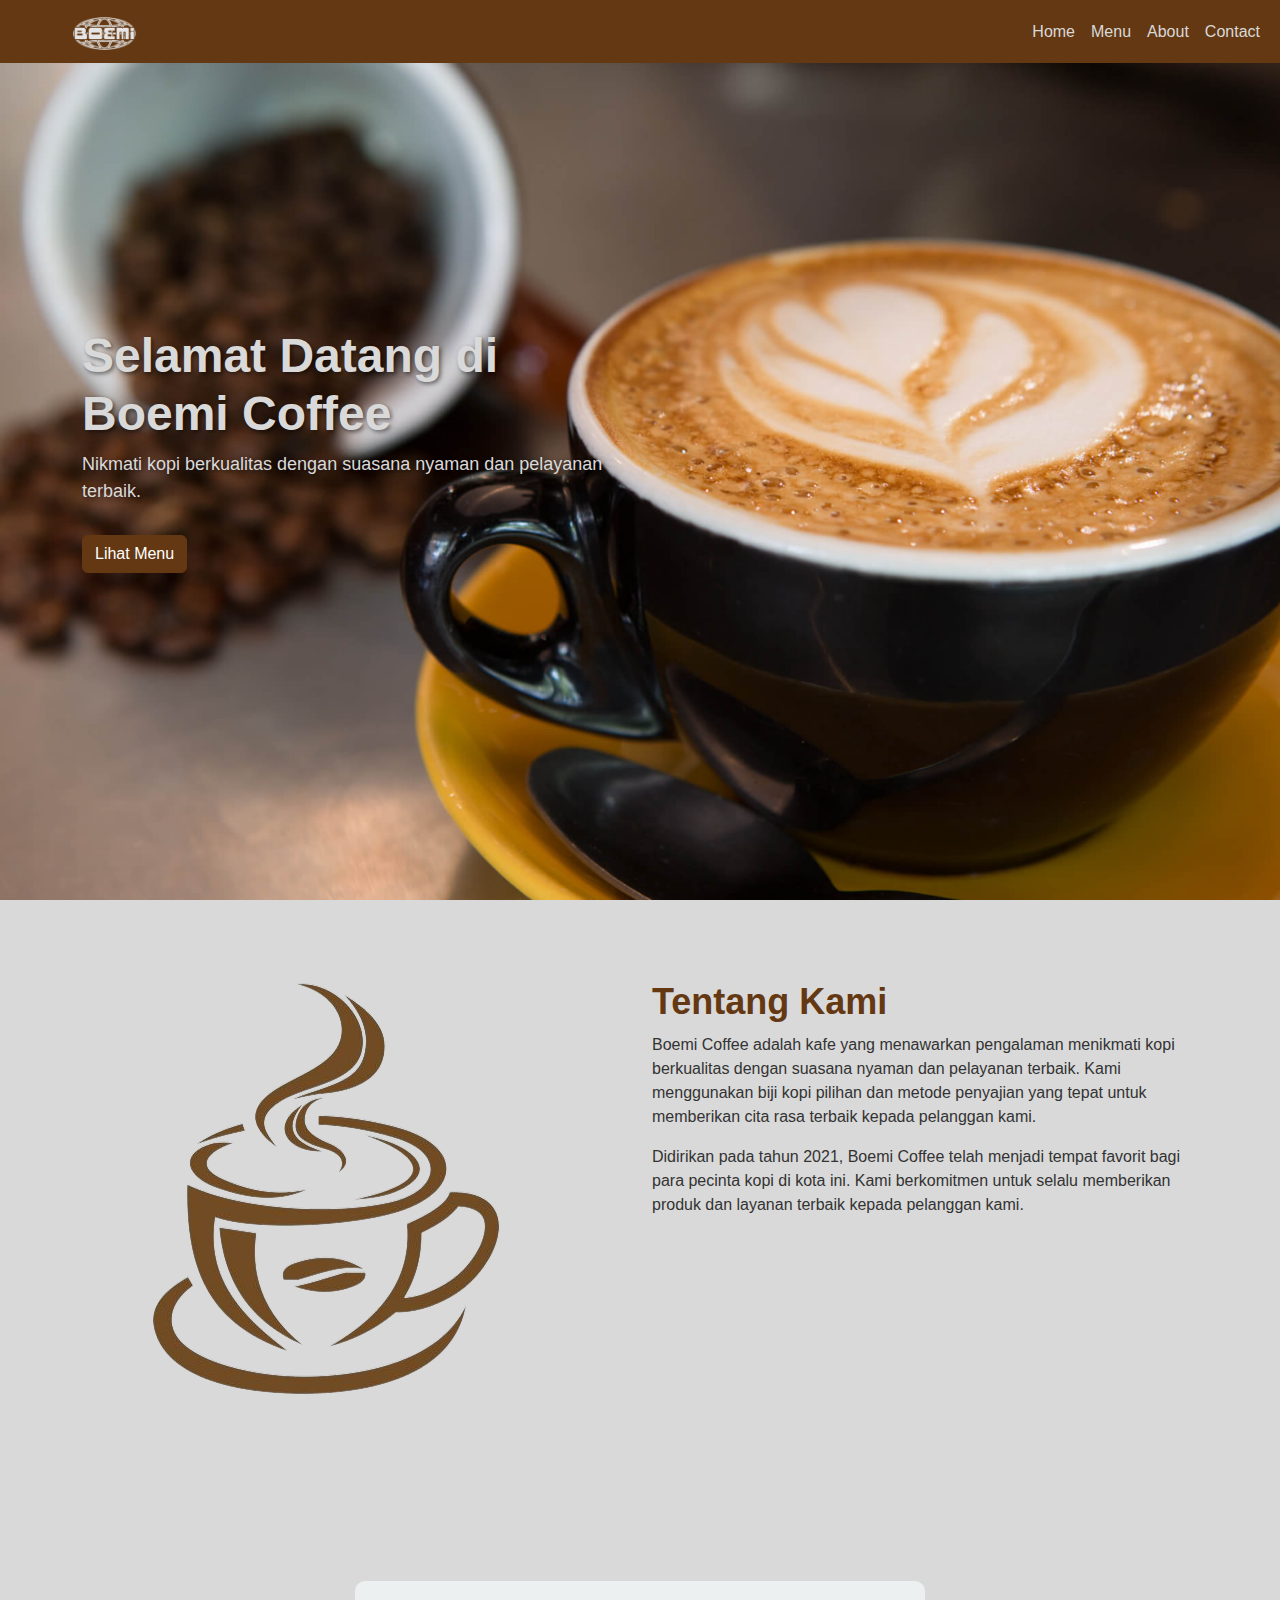
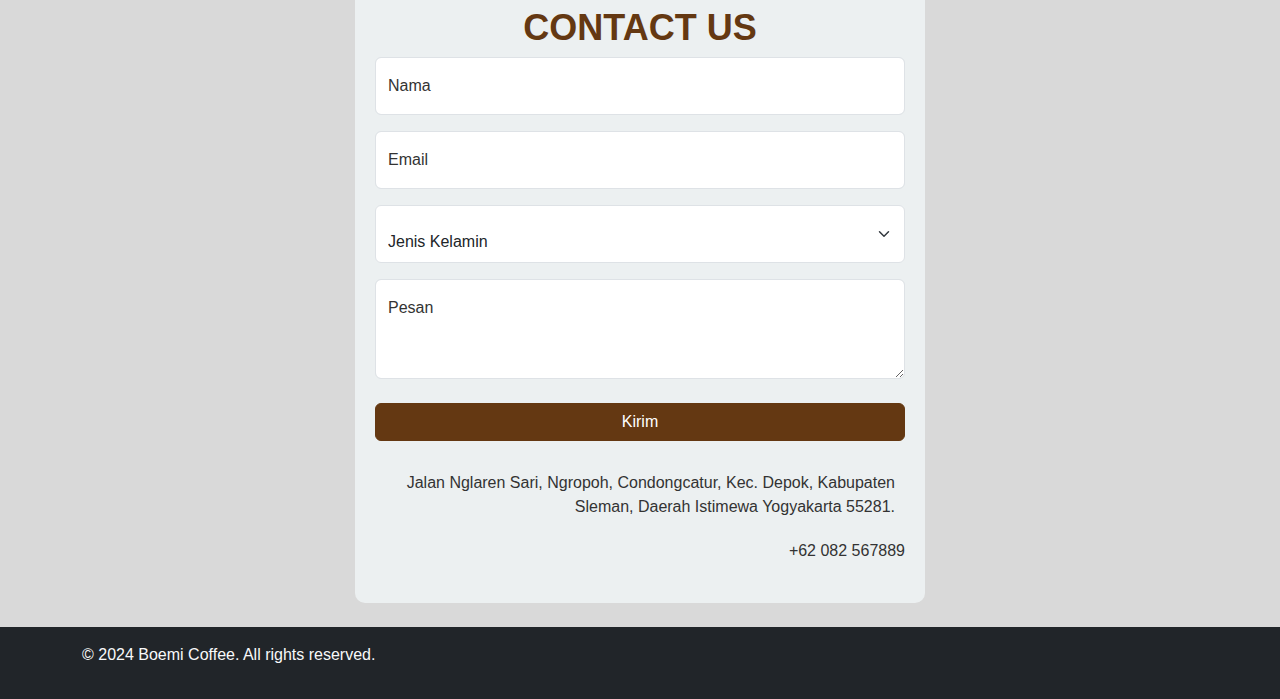
<file: index.html>
<!DOCTYPE html>
<html lang="en">
<head>
  <meta charset="UTF-8">
  <meta name="viewport" content="width=device-width, initial-scale=1.0">
  <title>Boemi Coffee</title>
  <link rel="icon" href="./assets/img/logo.png" type="image/x-icon">
  <link rel="stylesheet" href="https://cdn.jsdelivr.net/npm/bootstrap@5.3.0/dist/css/bootstrap.min.css">
  <link rel="stylesheet" href="https://cdnjs.cloudflare.com/ajax/libs/font-awesome/6.2.0/css/all.min.css" integrity="sha512-xh6O/CkQoPOWDdYTDqeRdPCVd1SpvCA9XXcUnZS2FmJNp1coAFzvtCN9BmamE+4aHK8yyUHUSCcJHgXloTyT2A==" crossorigin="anonymous" referrerpolicy="no-referrer" />
  <link rel="stylesheet" href="styles.css">
  <script src="https://code.jquery.com/jquery-3.6.0.min.js"></script>
  <script src="script.js"></script>
</head>
<body>
  <!-- Navbar -->
  <nav class="navbar fixed-top navbar-expand-lg">
    <div class="container-fluid">
      <a class="navbar-brand logo" href="#">
        <img src="assets/img/logo.png" alt="Logo" class="d-inline-block align-text-top" height="30">
      </a>
      <button class="navbar-toggler" id="navbarnav" type="button" data-bs-toggle="collapse" data-bs-target="#navbarToggler" aria-controls="navbarToggler" aria-expanded="false" aria-label="Toggle navigation">
        <span class="navbar-toggler-icon"></span>
      </button>
      <div class="collapse navbar-collapse" id="navbarToggler">
        <ul class="navbar-nav ms-auto mb-2 mb-lg-0">
          <li class="nav-item">
            <a class="nav-link active" aria-current="page" href="#">Home</a>
          </li>
          <li class="nav-item">
            <a class="nav-link" href="menu.html">Menu</a>
          </li>
          <li class="nav-item">
            <a class="nav-link" href="index.html#about">About</a>
          </li>
          <li class="nav-item">
            <a class="nav-link" href="index.html#contact">Contact</a>
          </li>
        </ul>
      </div>
    </div>
  </nav>

  <!-- Hero Section -->
  <section class="hero" style="background-image: url('assets/img/hero.png');">
    <div class="container">
      <div class="row">
        <div class="col-md-6">
          <h1>Selamat Datang di Boemi Coffee</h1>
          <p>Nikmati kopi berkualitas dengan suasana nyaman dan pelayanan terbaik.</p>
          <a href="menu.html" class="btn btn-primary">Lihat Menu</a>
        </div>
      </div>
    </div>
  </section>

  <!-- About Section -->
  <section class="about" id="about">
    <div class="container">
      <div class="row">
        <div class="col-md-6">
          <img src="assets/img/about.png" alt="About" class="img-fluid">
        </div>
        <div class="col-md-6">
          <h2>Tentang Kami</h2>
          <p>Boemi Coffee adalah kafe yang menawarkan pengalaman menikmati kopi berkualitas dengan suasana nyaman dan pelayanan terbaik. Kami menggunakan biji kopi pilihan dan metode penyajian yang tepat untuk memberikan cita rasa terbaik kepada pelanggan kami.</p>
          <p>Didirikan pada tahun 2021, Boemi Coffee telah menjadi tempat favorit bagi para pecinta kopi di kota ini. Kami berkomitmen untuk selalu memberikan produk dan layanan terbaik kepada pelanggan kami.</p>
        </div>
      </div>
    </div>
  </section>

    <!-- Contact -->
    <section id="contact" class="contact">
      <div class="container mt-5 pt-5">
        <div class="row">
            <div class="col-md-6 offset-md-3 silver-container d-flex flex-column">
                <h2 style="text-align: center;">CONTACT US</h2>
                <form id="contactForm" class="needs-validation" onsubmit="return validateForm()">
                    <div class="form-floating mb-3">
                        <input type="text" class="form-control" id="floatingInput" placeholder="name">
                        <label for="floatingInput">Nama</label>
                        <div class="invalid-feedback">
                    
                        </div>
                    </div>
                    <div class="form-floating mb-3">
                        <input type="email" class="form-control" id="floatingEmail" placeholder="name@example.com">
                        <label for="floatingEmail">Email</label>
                        <div class="invalid-feedback">
                        
                        </div>
                    </div>
                    <div class="form-floating mb-3">
                        <select class="form-select" id="genderSelect" aria-label="Jenis Kelamin">
                            <option selected disabled>Jenis Kelamin</option>
                            <option value="male">Laki-laki</option>
                            <option value="female">Perempuan</option>
                        
                        </select>
                        <label for="genderSelect"></label>
                        <div class="invalid-feedback">
                            Silakan pilih jenis kelamin.
                        </div>
                    </div>
                    <div class="form-floating">
                        <textarea class="form-control" placeholder="Leave a comment here" id="floatingTextarea2" style="height: 100px"></textarea>
                        <label for="floatingTextarea2">Pesan</label>
                        <div class="invalid-feedback">                           
                        </div>
                    </div><br>
                    <button type="submit" class="btn btn-success" id="btnContact">Kirim</button>
                </form>
                <p style="margin-right: 10px; margin-top: 30px; text-align: right;">Jalan Nglaren Sari, Ngropoh, Condongcatur, Kec. Depok, Kabupaten Sleman, Daerah Istimewa Yogyakarta 55281.</p>
                <p style="text-align: right;">+62 082 567889</p>
                <div style="text-align: right;">
                    <a href="https://www.youtube.com/"><i class="fa-brands fa-youtube"></i></a>
                    <a href="https://www.instagram.com/boemi.coffee/"><i class="fa-brands fa-square-instagram"></i></a>
                    <a href="https://www.facebook.com/"><i class="fa-brands fa-facebook"></i></a>
                    <a href="https://www.twitter.com/"><i class="fa-brands fa-twitter"></i></a>
                </div>
            </div>
        </div>
    </div><br>
    <script src="https://cdn.jsdelivr.net/npm/bootstrap@5.3.3/dist/js/bootstrap.bundle.min.js" integrity="sha384-YvpcrYf0tY3lHB60NNkmXc5s9fDVZLESaAA55NDzOxhy9GkcIdslK1eN7N6jIeHz" crossorigin="anonymous"></script>
    </section>

  <!-- Footer -->
  <footer class="bg-dark text-light py-3" id="footer">
    <div class="container">
      <div class="row">
        <div class="col-md-6">
          <p>&copy; 2024 Boemi Coffee. All rights reserved.</p>
        </div>
        <div class="col-md-6 text-end" id="sosmed">
          <a href="https://www.youtube.com/" class="text-light me-3"><i class="fab fa-youtube"></i></a>
          <a href="https://www.instagram.com/boemi.coffee/" class="text-light me-3"><i class="fab fa-instagram"></i></a>
          <a href="https://www.facebook.com/" class="text-light me-3"><i class="fab fa-facebook"></i></a>
          <a href="https://www.twitter.com/" class="text-light me-3"><i class="fab fa-twitter"></i></a>
        </div>
      </div>
    </div>
  </footer>

  <script src="https://cdn.jsdelivr.net/npm/bootstrap@5.3.0/dist/js/bootstrap.bundle.min.js"></script>
</body>
</html>
</file>
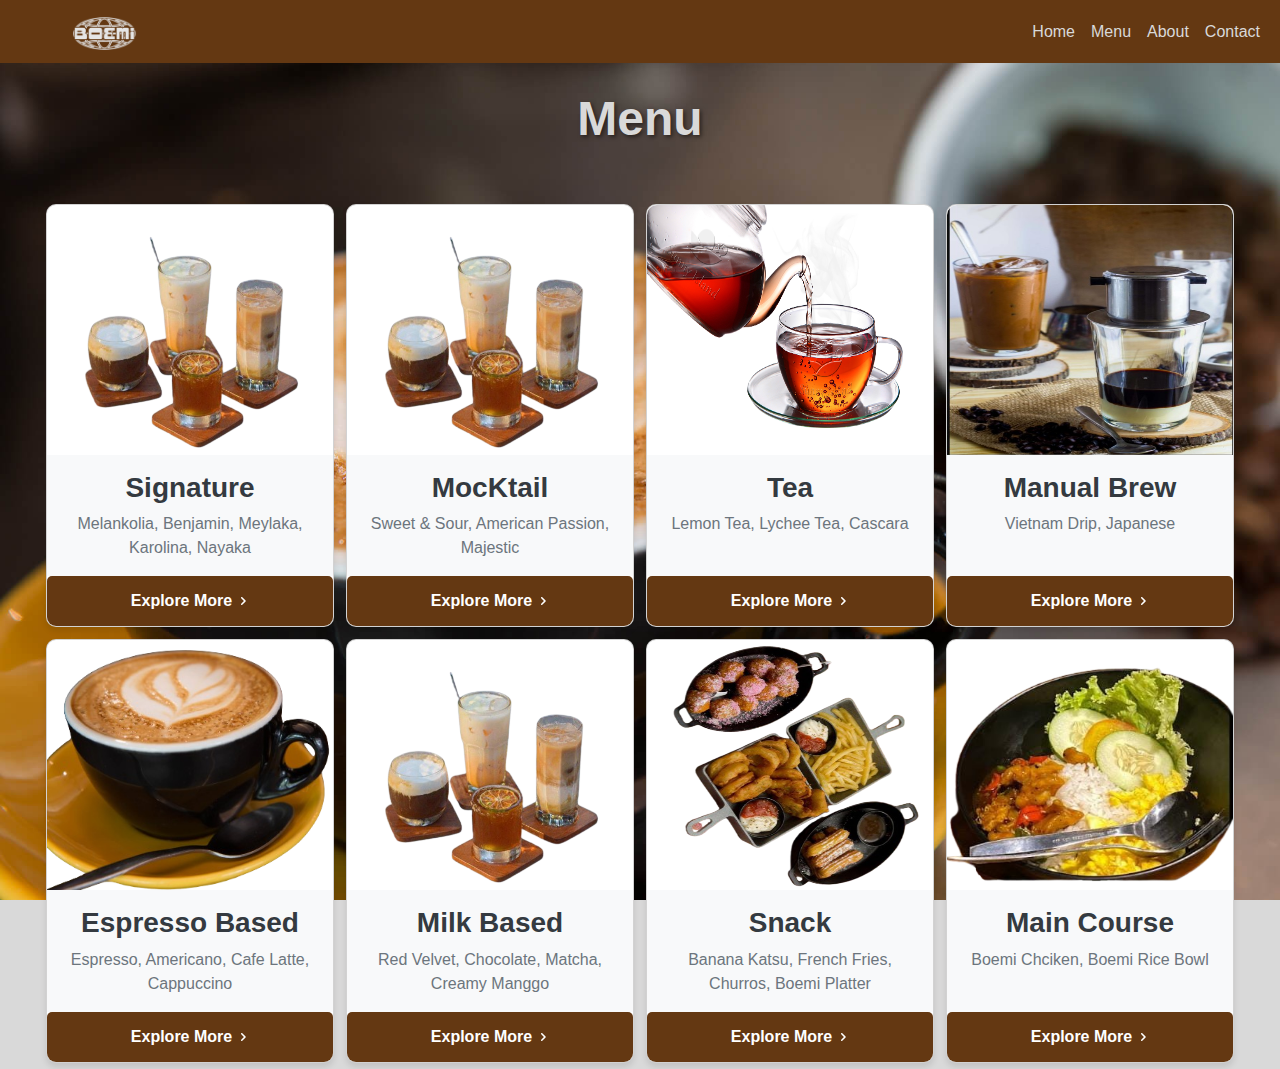
<file: menu.html>
<!DOCTYPE html>
<html lang="en">
<head>
    <meta charset="UTF-8">
    <meta name="viewport" content="width=device-width, initial-scale=1.0">
    <title>Boemi Coffee</title>
    <link rel="icon" href="./assets/img/logo.png" type="image/x-icon">
    <link href="https://cdn.jsdelivr.net/npm/bootstrap@5.3.3/dist/css/bootstrap.min.css" rel="stylesheet" integrity="sha384-QWTKZyjpPEjISv5WaRU9OFeRpok6YctnYmDr5pNlyT2bRjXh0JMhjY6hW+ALEwIH" crossorigin="anonymous">
    <link rel="stylesheet" href="styles.css">
</head>
<body id="bodyMenu">
    <script src="https://cdn.jsdelivr.net/npm/bootstrap@5.3.3/dist/js/bootstrap.bundle.min.js" integrity="sha384-YvpcrYf0tY3lHB60NNkmXc5s9fDVZLESaAA55NDzOxhy9GkcIdslK1eN7N6jIeHz" crossorigin="anonymous"></script>
    <!-- Navbar -->
    <nav class="navbar fixed-top navbar-expand-lg">
      <div class="container-fluid">
        <a class="navbar-brand logo" href="#">
          <img src="assets/img/logo.png" alt="Logo" class="d-inline-block align-text-top" height="30">
        </a>
        <button class="navbar-toggler" type="button" data-bs-toggle="collapse" data-bs-target="#navbarToggler" aria-controls="navbarToggler" aria-expanded="false" aria-label="Toggle navigation">
          <span class="navbar-toggler-icon"></span>
        </button>
        <div class="collapse navbar-collapse" id="navbarToggler">
          <ul class="navbar-nav ms-auto mb-2 mb-lg-0">
            <li class="nav-item">
              <a class="nav-link active" aria-current="page" href="index.html">Home</a>
            </li>
            <li class="nav-item">
              <a class="nav-link" href="menu.html">Menu</a>
            </li>
            <li class="nav-item">
              <a class="nav-link" href="index.html#about">About</a>
            </li>
            <li class="nav-item">
              <a class="nav-link" href="index.html#contact">Contact</a>
            </li>
          </ul>
        </div>
      </div>
    </nav>
    <!-- End Navbar -->
    <div class="content-menu">
        <h1><b>Menu</b></h1>
        <div class="atur-card">
          <div class="card">
            <img src="assets/img/minuman.png" class="card-img-top" alt="...">
            <div class="card-body">
                <h3 class="card-title">Signature</h3>
                <p class="card-text">Melankolia, Benjamin, Meylaka, Karolina, Nayaka</p>
            </div>
            <a href="#" class="btn btn-secondary" data-bs-toggle="modal" data-bs-target="#exampleModalToggle">Explore More
              <svg xmlns="http://www.w3.org/2000/svg" viewBox="0 0 12 12" width="12" height="12">
                <path d="M4.7 10c-.2 0-.4-.1-.5-.2-.3-.3-.3-.8 0-1.1L6.9 6 4.2 3.3c-.3-.3-.3-.8 0-1.1.3-.3.8-.3 1.1 0l3.3 3.2c.3.3.3.8 0 1.1L5.3 9.7c-.2.2-.4.3-.6.3Z" fill="white"></path>
              </svg>
            </a>
            <div class="modal fade" id="exampleModalToggle" aria-hidden="true" aria-labelledby="exampleModalToggleLabel" tabindex="-1">
              <div class="modal-dialog modal-dialog-centered modal-dialog-scrollable">
                <div class="modal-content">
                  <div class="modal-header">
                    <h1 class="modal-title fs-5" id="exampleModalToggleLabel">Signature</h1>
                    <button type="button" class="btn-close" data-bs-dismiss="modal" aria-label="Close"></button>
                  </div>
                  <div class="modal-body">
                    <div class="accordion accordion-flush" id="accordionFlushExample">
                        <div class="accordion-item">
                          <h2 class="accordion-header">
                            <button class="accordion-button collapsed" type="button" data-bs-toggle="collapse" data-bs-target="#flush-collapseOne" aria-expanded="false" aria-controls="flush-collapseOne">
                              Melankolia
                            </button>
                          </h2>
                          <div id="flush-collapseOne" class="accordion-collapse collapse" data-bs-parent="#accordionFlushExample">
                            <div class="accordion-body">
                              <span class="namaMakanan">Espresso with home made melon</span> 
                              <span class="harga">Rp 20.000</span>
                            </div>
                          </div>
                        </div>
                        <div class="accordion-item">
                          <h2 class="accordion-header">
                            <button class="accordion-button collapsed" type="button" data-bs-toggle="collapse" data-bs-target="#flush-collapseTwo" aria-expanded="false" aria-controls="flush-collapseTwo">
                              Benjamin
                            </button>
                          </h2>
                          <div id="flush-collapseTwo" class="accordion-collapse collapse" data-bs-parent="#accordionFlushExample">
                            <div class="accordion-body">
                              <span class="namaMakanan">Espresso with classic flavor</span> 
                              <span class="harga">Rp 20.000</span>
                            </div>
                          </div>
                        </div>
                        <div class="accordion-item">
                          <h2 class="accordion-header">
                            <button class="accordion-button collapsed" type="button" data-bs-toggle="collapse" data-bs-target="#flush-collapseThree" aria-expanded="false" aria-controls="flush-collapseThree">
                              Meylaka
                            </button>
                          </h2>
                          <div id="flush-collapseThree" class="accordion-collapse collapse" data-bs-parent="#accordionFlushExample">
                            <div class="accordion-body">
                              <span class="namaMakanan">Espresso with home made blueberry</span> 
                              <span class="harga">Rp 20.000</span>
                            </div>
                          </div>
                        </div>
                        <div class="accordion-item">
                          <h2 class="accordion-header">
                            <button class="accordion-button collapsed" type="button" data-bs-toggle="collapse" data-bs-target="#flush-collapseFour" aria-expanded="false" aria-controls="flush-collapseFour">
                              Karolina
                            </button>
                          </h2>
                          <div id="flush-collapseFour" class="accordion-collapse collapse" data-bs-parent="#accordionFlushExample">
                            <div class="accordion-body">
                              <span class="namaMakanan">Espresso with home made aren sugar</span> 
                              <span class="harga">Rp 18.000</span>
                            </div>
                          </div>
                        </div>
                        <div class="accordion-item">
                          <h2 class="accordion-header">
                            <button class="accordion-button collapsed" type="button" data-bs-toggle="collapse" data-bs-target="#flush-collapseFive" aria-expanded="false" aria-controls="flush-collapseFive">
                              Nayaka
                            </button>
                          </h2>
                          <div id="flush-collapseFive" class="accordion-collapse collapse" data-bs-parent="#accordionFlushExample">
                            <div class="accordion-body">
                              <span class="namaMakanan">Espresso with caramel heaven</span> 
                              <span class="harga">Rp 20.000</span>
                            </div>
                           </div>
                        </div>
                      </div>
                    </div>
                    <div class="modal-footer">
                      <a href="menu.html" class="btn">
                        <svg xmlns="http://www.w3.org/2000/svg" viewBox="0 0 16 16" width="16" height="16"><path d="M7.78 12.53a.75.75 0 0 1-1.06 0L2.47 8.28a.75.75 0 0 1 0-1.06l4.25-4.25a.751.751 0 0 1 1.042.018.751.751 0 0 1 .018 1.042L4.81 7h7.44a.75.75 0 0 1 0 1.5H4.81l2.97 2.97a.75.75 0 0 1 0 1.06Z"></path></svg>Back
                      </a>
                    </div>
                  </div>
                </div>
              </div>
            </div>
            <div class="card">
                <img src="assets/img/minuman.png" class="card-img-top" alt="...">
                <div class="card-body">
                    <h3 class="card-title">MocKtail</h3>
                    <p class="card-text">Sweet & Sour, American Passion, Majestic</p>
                </div>
                <a href="#" class="btn btn-secondary" data-bs-target="#exampleModalToggle1" data-bs-toggle="modal">Explore More
                  <svg xmlns="http://www.w3.org/2000/svg" viewBox="0 0 12 12" width="12" height="12">
                    <path d="M4.7 10c-.2 0-.4-.1-.5-.2-.3-.3-.3-.8 0-1.1L6.9 6 4.2 3.3c-.3-.3-.3-.8 0-1.1.3-.3.8-.3 1.1 0l3.3 3.2c.3.3.3.8 0 1.1L5.3 9.7c-.2.2-.4.3-.6.3Z" fill="white"></path>
                  </svg>
                </a>
                <!-- Modal -->
                <div class="modal fade" id="exampleModalToggle1" aria-hidden="true" aria-labelledby="exampleModalToggleLabel1" tabindex="-1">
                    <div class="modal-dialog modal-dialog-centered">
                      <div class="modal-content">
                        <div class="modal-header">
                          <h1 class="modal-title fs-5" id="exampleModalToggleLabel1">Mocktail</h1>
                          <button type="button" class="btn-close" data-bs-dismiss="modal" aria-label="Close"></button>
                        </div>
                        <div class="modal-body">
                            <div class="accordion accordion-flush" id="accordionFlushExample1">
                                <div class="accordion-item">
                                  <h2 class="accordion-header">
                                    <button class="accordion-button collapsed" type="button" data-bs-toggle="collapse" data-bs-target="#flush-collapseOne1" aria-expanded="false" aria-controls="flush-collapseOne1">
                                      Sweet & Sour
                                    </button>
                                  </h2>
                                  <div id="flush-collapseOne1" class="accordion-collapse collapse" data-bs-parent="#accordionFlushExample1">
                                    <div class="accordion-body">
                                      <span class="namaMakanan">Fermentation of spice and fruit</span> 
                                      <span class="harga">Rp 25.000</span>
                                    </div>
                                  </div>
                                </div>
                                <div class="accordion-item">
                                  <h2 class="accordion-header">
                                    <button class="accordion-button collapsed" type="button" data-bs-toggle="collapse" data-bs-target="#flush-collapseTwo1" aria-expanded="false" aria-controls="flush-collapseTwo1">
                                      American Passion
                                    </button>
                                  </h2>
                                  <div id="flush-collapseTwo1" class="accordion-collapse collapse" data-bs-parent="#accordionFlushExample1">
                                    <div class="accordion-body">
                                      <span class="namaMakanan">Coffe mocktail with creamy sweet foam</span> 
                                      <span class="harga">Rp 25.000</span>
                                    </div>
                                  </div>
                                </div>
                                <div class="accordion-item">
                                  <h2 class="accordion-header">
                                    <button class="accordion-button collapsed" type="button" data-bs-toggle="collapse" data-bs-target="#flush-collapseThree1" aria-expanded="false" aria-controls="flush-collapseThree1">
                                      Majestic
                                    </button>
                                  </h2>
                                  <div id="flush-collapseThree1" class="accordion-collapse collapse" data-bs-parent="#accordionFlushExample1">
                                    <div class="accordion-body">
                                      <span class="namaMakanan">Sparking Coffee mocktail with fresh manggo sensation</span> 
                                      <span class="harga">Rp 25.000</span>
                                    </div>
                                  </div>
                                </div>
                            </div>
                        </div>
                        <div class="modal-footer">
                          <a href="menu.html" class="btn">
                            <svg xmlns="http://www.w3.org/2000/svg" viewBox="0 0 16 16" width="16" height="16"><path d="M7.78 12.53a.75.75 0 0 1-1.06 0L2.47 8.28a.75.75 0 0 1 0-1.06l4.25-4.25a.751.751 0 0 1 1.042.018.751.751 0 0 1 .018 1.042L4.81 7h7.44a.75.75 0 0 1 0 1.5H4.81l2.97 2.97a.75.75 0 0 1 0 1.06Z"></path></svg>Back
                        </a>
                        </div>
                      </div>
                    </div>
                  </div>
            </div>
            <div class="card">
                <img src="assets/img/teaa.png" class="card-img-top" alt="...">
                <div class="card-body">
                    <h3 class="card-title">Tea</h3>
                    <p class="card-text">Lemon Tea, Lychee Tea, Cascara</p>
                </div>
                <a href="#" class="btn btn-secondary" data-bs-target="#exampleModalToggle2" data-bs-toggle="modal">Explore More
                  <svg xmlns="http://www.w3.org/2000/svg" viewBox="0 0 12 12" width="12" height="12">
                    <path d="M4.7 10c-.2 0-.4-.1-.5-.2-.3-.3-.3-.8 0-1.1L6.9 6 4.2 3.3c-.3-.3-.3-.8 0-1.1.3-.3.8-.3 1.1 0l3.3 3.2c.3.3.3.8 0 1.1L5.3 9.7c-.2.2-.4.3-.6.3Z" fill="white"></path>
                  </svg>
                </a>
                <!-- Modal -->
                <div class="modal fade" id="exampleModalToggle2" aria-hidden="true" aria-labelledby="exampleModalToggleLabel2" tabindex="-1">
                    <div class="modal-dialog modal-dialog-centered">
                      <div class="modal-content">
                        <div class="modal-header">
                          <h1 class="modal-title fs-5" id="exampleModalToggleLabel2">Tea</h1>
                          <button type="button" class="btn-close" data-bs-dismiss="modal" aria-label="Close"></button>
                        </div>
                        <div class="modal-body">
                            <div class="accordion accordion-flush" id="accordionFlushExample2">
                                <div class="accordion-item">
                                  <h2 class="accordion-header">
                                    <button class="accordion-button collapsed" type="button" data-bs-toggle="collapse" data-bs-target="#flush-collapseOne2" aria-expanded="false" aria-controls="flush-collapseOne2">
                                        Lemon Tea
                                    </button>
                                  </h2>
                                  <div id="flush-collapseOne2" class="accordion-collapse collapse" data-bs-parent="#accordionFlushExample2">
                                    <div class="accordion-body">
                                      <span class="namaMakanan">Lemon tea ask our barista</span> 
                                      <span class="harga">Rp 15.000</span>
                                    </div>
                                  </div>
                                </div>
                                <div class="accordion-item">
                                  <h2 class="accordion-header">
                                    <button class="accordion-button collapsed" type="button" data-bs-toggle="collapse" data-bs-target="#flush-collapseTwo2" aria-expanded="false" aria-controls="flush-collapseTwo2">
                                      Lychee Tea
                                    </button>
                                  </h2>
                                  <div id="flush-collapseTwo2" class="accordion-collapse collapse" data-bs-parent="#accordionFlushExample2">
                                    <div class="accordion-body">
                                      <span class="namaMakanan">Lychee tea ask our barista</span> 
                                      <span class="harga">Rp 20.000</span>
                                    </div>
                                  </div>
                                </div>
                                <div class="accordion-item">
                                  <h2 class="accordion-header">
                                    <button class="accordion-button collapsed" type="button" data-bs-toggle="collapse" data-bs-target="#flush-collapseThree2" aria-expanded="false" aria-controls="flush-collapseThree2">
                                      Cascara
                                    </button>
                                  </h2>
                                  <div id="flush-collapseThree2" class="accordion-collapse collapse" data-bs-parent="#accordionFlushExample2">
                                    <div class="accordion-body">
                                      <span class="namaMakanan">Cascara ask our barista</span> 
                                      <span class="harga">Rp 23.000</span>
                                    </div>
                                  </div>
                                </div>
                            </div>
                        </div>
                        <div class="modal-footer">
                          <a href="menu.html" class="btn">
                            <svg xmlns="http://www.w3.org/2000/svg" viewBox="0 0 16 16" width="16" height="16"><path d="M7.78 12.53a.75.75 0 0 1-1.06 0L2.47 8.28a.75.75 0 0 1 0-1.06l4.25-4.25a.751.751 0 0 1 1.042.018.751.751 0 0 1 .018 1.042L4.81 7h7.44a.75.75 0 0 1 0 1.5H4.81l2.97 2.97a.75.75 0 0 1 0 1.06Z"></path></svg>Back
                        </a>
                        </div>
                      </div>
                    </div>
                  </div>
            </div>
            <div class="card">
                <img src="assets/img/vietnam.jpg" class="card-img-top" alt="...">
                <div class="card-body">
                    <h3 class="card-title">Manual Brew</h3>
                    <p class="card-text">Vietnam Drip, Japanese</p>
                </div>
                <a href="#" class="btn btn-secondary" data-bs-target="#exampleModalToggle3" data-bs-toggle="modal">Explore More
                  <svg xmlns="http://www.w3.org/2000/svg" viewBox="0 0 12 12" width="12" height="12">
                    <path d="M4.7 10c-.2 0-.4-.1-.5-.2-.3-.3-.3-.8 0-1.1L6.9 6 4.2 3.3c-.3-.3-.3-.8 0-1.1.3-.3.8-.3 1.1 0l3.3 3.2c.3.3.3.8 0 1.1L5.3 9.7c-.2.2-.4.3-.6.3Z" fill="white"></path>
                  </svg>
                </a>
                <!-- Modal -->
                <div class="modal fade" id="exampleModalToggle3" aria-hidden="true" aria-labelledby="exampleModalToggleLabel3" tabindex="-1">
                    <div class="modal-dialog modal-dialog-centered">
                      <div class="modal-content">
                        <div class="modal-header">
                          <h1 class="modal-title fs-5" id="exampleModalToggleLabel3">Manual Brew</h1>
                          <button type="button" class="btn-close" data-bs-dismiss="modal" aria-label="Close"></button>
                        </div>
                        <div class="modal-body">
                            <div class="accordion accordion-flush" id="accordionFlushExample3">
                                <div class="accordion-item">
                                  <h2 class="accordion-header">
                                    <button class="accordion-button collapsed" type="button" data-bs-toggle="collapse" data-bs-target="#flush-collapseOne3" aria-expanded="false" aria-controls="flush-collapseOne3">
                                      Vietnam Drip
                                    </button>
                                  </h2>
                                  <div id="flush-collapseOne3" class="accordion-collapse collapse" data-bs-parent="#accordionFlushExample3">
                                    <div class="accordion-body">
                                      <span class="namaMakanan">Vietnam Drip ask our barista</span> 
                                      <span class="harga">Rp 20.000</span>
                                    </div>
                                  </div>
                                </div>
                                <div class="accordion-item">
                                  <h2 class="accordion-header">
                                    <button class="accordion-button collapsed" type="button" data-bs-toggle="collapse" data-bs-target="#flush-collapseTwo3" aria-expanded="false" aria-controls="flush-collapseTwo3">
                                      Japanese
                                    </button>
                                  </h2>
                                  <div id="flush-collapseTwo3" class="accordion-collapse collapse" data-bs-parent="#accordionFlushExample3">
                                    <div class="accordion-body">
                                      <span class="namaMakanan">Japanese ask our barista</span> 
                                      <span class="harga">Rp 22.000</span>
                                    </div>
                                  </div>
                                </div>
                            </div>
                        </div>
                        <div class="modal-footer">
                          <a href="menu.html" class="btn">
                            <svg xmlns="http://www.w3.org/2000/svg" viewBox="0 0 16 16" width="16" height="16"><path d="M7.78 12.53a.75.75 0 0 1-1.06 0L2.47 8.28a.75.75 0 0 1 0-1.06l4.25-4.25a.751.751 0 0 1 1.042.018.751.751 0 0 1 .018 1.042L4.81 7h7.44a.75.75 0 0 1 0 1.5H4.81l2.97 2.97a.75.75 0 0 1 0 1.06Z"></path></svg>Back
                        </a>
                        </div>
                      </div>
                    </div>
                  </div>
            </div>
            <div class="card">
                <img src="assets/img/coffe_latte-removebg-preview.png" class="card-img-top" alt="...">
                <div class="card-body">
                    <h3 class="card-title">Espresso Based</h3>
                    <p class="card-text">Espresso, Americano, Cafe Latte, Cappuccino</p>
                </div>
                <a href="#" class="btn btn-secondary" data-bs-target="#exampleModalToggle4" data-bs-toggle="modal">Explore More
                  <svg xmlns="http://www.w3.org/2000/svg" viewBox="0 0 12 12" width="12" height="12">
                    <path d="M4.7 10c-.2 0-.4-.1-.5-.2-.3-.3-.3-.8 0-1.1L6.9 6 4.2 3.3c-.3-.3-.3-.8 0-1.1.3-.3.8-.3 1.1 0l3.3 3.2c.3.3.3.8 0 1.1L5.3 9.7c-.2.2-.4.3-.6.3Z" fill="white"></path>
                  </svg>
                </a>
                <!-- Modal -->
                <div class="modal fade" id="exampleModalToggle4" aria-hidden="true" aria-labelledby="exampleModalToggleLabel4" tabindex="-1">
                    <div class="modal-dialog modal-dialog-centered">
                      <div class="modal-content">
                        <div class="modal-header">
                          <h1 class="modal-title fs-5" id="exampleModalToggleLabel4">Espresso Based</h1>
                          <button type="button" class="btn-close" data-bs-dismiss="modal" aria-label="Close"></button>
                        </div>
                        <div class="modal-body">
                            <div class="accordion accordion-flush" id="accordionFlushExample4">
                                <div class="accordion-item">
                                  <h2 class="accordion-header">
                                    <button class="accordion-button collapsed" type="button" data-bs-toggle="collapse" data-bs-target="#flush-collapseOne4" aria-expanded="false" aria-controls="flush-collapseOne4">
                                      Espresso
                                    </button>
                                  </h2>
                                  <div id="flush-collapseOne4" class="accordion-collapse collapse" data-bs-parent="#accordionFlushExample4">
                                    <div class="accordion-body">
                                      <span class="namaMakanan">Espresso ask our barista</span> 
                                      <span class="harga">Rp 15.000</span>
                                    </div>
                                  </div>
                                </div>
                                <div class="accordion-item">
                                  <h2 class="accordion-header">
                                    <button class="accordion-button collapsed" type="button" data-bs-toggle="collapse" data-bs-target="#flush-collapseTwo4" aria-expanded="false" aria-controls="flush-collapseTwo4">
                                      Americano
                                    </button>
                                  </h2>
                                  <div id="flush-collapseTwo4" class="accordion-collapse collapse" data-bs-parent="#accordionFlushExample4">
                                    <div class="accordion-body">
                                      <span class="namaMakanan">Americano ask our barista</span> 
                                      <span class="harga">Rp 18.000</span>
                                    </div>
                                  </div>
                                </div>
                                <div class="accordion-item">
                                  <h2 class="accordion-header">
                                    <button class="accordion-button collapsed" type="button" data-bs-toggle="collapse" data-bs-target="#flush-collapseThree4" aria-expanded="false" aria-controls="flush-collapseThree4">
                                      Cafe Latte
                                    </button>
                                  </h2>
                                  <div id="flush-collapseThree4" class="accordion-collapse collapse" data-bs-parent="#accordionFlushExample4">
                                    <div class="accordion-body">
                                      <span class="namaMakanan">Cafe Latte ask our barista</span> 
                                      <span class="harga">Rp 20.000</span>
                                    </div>
                                  </div>
                                </div>
                                <div class="accordion-item">
                                  <h2 class="accordion-header">
                                    <button class="accordion-button collapsed" type="button" data-bs-toggle="collapse" data-bs-target="#flush-collapseFour4" aria-expanded="false" aria-controls="flush-collapseFour4">
                                      Cappuccino
                                    </button>
                                  </h2>
                                  <div id="flush-collapseFour4" class="accordion-collapse collapse" data-bs-parent="#accordionFlushExample4">
                                    <div class="accordion-body">
                                      <span class="namaMakanan">Cappuccino ask our barista</span> 
                                      <span class="harga">Rp 20.000</span>
                                    </div>
                                  </div>
                                </div>
                            </div>
                        </div>
                        <div class="modal-footer">
                          <a href="menu.html" class="btn">
                            <svg xmlns="http://www.w3.org/2000/svg" viewBox="0 0 16 16" width="16" height="16"><path d="M7.78 12.53a.75.75 0 0 1-1.06 0L2.47 8.28a.75.75 0 0 1 0-1.06l4.25-4.25a.751.751 0 0 1 1.042.018.751.751 0 0 1 .018 1.042L4.81 7h7.44a.75.75 0 0 1 0 1.5H4.81l2.97 2.97a.75.75 0 0 1 0 1.06Z"></path></svg>Back
                        </a>
                        </div>
                      </div>
                    </div>
                  </div>
            </div>
            <div class="card">
                <img src="assets/img/minuman.png" class="card-img-top" alt="...">
                <div class="card-body">
                    <h3 class="card-title">Milk Based</h3>
                    <p class="card-text">Red Velvet, Chocolate, Matcha, Creamy Manggo</p>
                </div>
                <a href="#" class="btn btn-secondary" data-bs-target="#exampleModalToggle5" data-bs-toggle="modal">Explore More
                  <svg xmlns="http://www.w3.org/2000/svg" viewBox="0 0 12 12" width="12" height="12">
                    <path d="M4.7 10c-.2 0-.4-.1-.5-.2-.3-.3-.3-.8 0-1.1L6.9 6 4.2 3.3c-.3-.3-.3-.8 0-1.1.3-.3.8-.3 1.1 0l3.3 3.2c.3.3.3.8 0 1.1L5.3 9.7c-.2.2-.4.3-.6.3Z" fill="white"></path>
                  </svg>
                </a>
                <!-- Modal -->
                <div class="modal fade" id="exampleModalToggle5" aria-hidden="true" aria-labelledby="exampleModalToggleLabel5" tabindex="-1">
                    <div class="modal-dialog modal-dialog-centered">
                      <div class="modal-content">
                        <div class="modal-header">
                          <h1 class="modal-title fs-5" id="exampleModalToggleLabel5">Milk Based</h1>
                          <button type="button" class="btn-close" data-bs-dismiss="modal" aria-label="Close"></button>
                        </div>
                        <div class="modal-body">
                            <div class="accordion accordion-flush" id="accordionFlushExample5">
                                <div class="accordion-item">
                                  <h2 class="accordion-header">
                                    <button class="accordion-button collapsed" type="button" data-bs-toggle="collapse" data-bs-target="#flush-collapseTwo5" aria-expanded="false" aria-controls="flush-collapseTwo5">
                                      Red Velvet
                                    </button>
                                  </h2>
                                  <div id="flush-collapseTwo5" class="accordion-collapse collapse" data-bs-parent="#accordionFlushExample5">
                                    <div class="accordion-body">
                                      <span class="namaMakanan">Red Velvet ask our barista</span> 
                                      <span class="harga">Rp 23.000</span>
                                    </div>
                                  </div>
                                </div>
                                <div class="accordion-item">
                                  <h2 class="accordion-header">
                                    <button class="accordion-button collapsed" type="button" data-bs-toggle="collapse" data-bs-target="#flush-collapseThree5" aria-expanded="false" aria-controls="flush-collapseThree5">
                                      Chocolate
                                    </button>
                                  </h2>
                                  <div id="flush-collapseThree5" class="accordion-collapse collapse" data-bs-parent="#accordionFlushExample5">
                                    <div class="accordion-body">
                                      <span class="namaMakanan">Chocolate ask our barista</span> 
                                      <span class="harga">Rp 23.000</span>
                                    </div>
                                  </div>
                                </div>
                                <div class="accordion-item">
                                  <h2 class="accordion-header">
                                    <button class="accordion-button collapsed" type="button" data-bs-toggle="collapse" data-bs-target="#flush-collapseFour5" aria-expanded="false" aria-controls="flush-collapseFour5">
                                      Matcha
                                    </button>
                                  </h2>
                                  <div id="flush-collapseFour5" class="accordion-collapse collapse" data-bs-parent="#accordionFlushExample5">
                                    <div class="accordion-body">
                                      <span class="namaMakanan">Matcha ask our barista</span> 
                                      <span class="harga">Rp 25.000</span>
                                    </div>
                                  </div>
                                </div>
                                <div class="accordion-item">
                                  <h2 class="accordion-header">
                                    <button class="accordion-button collapsed" type="button" data-bs-toggle="collapse" data-bs-target="#flush-collapseFive5" aria-expanded="false" aria-controls="flush-collapseFive5">
                                      Creamy Manggo
                                    </button>
                                  </h2>
                                  <div id="flush-collapseFive5" class="accordion-collapse collapse" data-bs-parent="#accordionFlushExample5">
                                    <div class="accordion-body">
                                      <span class="namaMakanan">Creamy Manggo ask our barista</span> 
                                      <span class="harga">Rp 25.000</span>
                                    </div>
                                  </div>
                                </div>
                            </div>
                        </div>
                        <div class="modal-footer">
                          <a href="menu.html" class="btn">
                            <svg xmlns="http://www.w3.org/2000/svg" viewBox="0 0 16 16" width="16" height="16"><path d="M7.78 12.53a.75.75 0 0 1-1.06 0L2.47 8.28a.75.75 0 0 1 0-1.06l4.25-4.25a.751.751 0 0 1 1.042.018.751.751 0 0 1 .018 1.042L4.81 7h7.44a.75.75 0 0 1 0 1.5H4.81l2.97 2.97a.75.75 0 0 1 0 1.06Z"></path></svg>Back
                        </a>
                        </div>
                      </div>
                    </div>
                  </div>
            </div>
            <div class="card">
                <img src="assets/img/snak.png" class="card-img-top" alt="...">
                <div class="card-body">
                    <h3 class="card-title">Snack</h3>
                    <p class="card-text">Banana Katsu, French Fries, Churros, Boemi Platter</p>
                </div>
                <a href="#" class="btn btn-secondary" data-bs-target="#exampleModalToggle6" data-bs-toggle="modal">Explore More
                  <svg xmlns="http://www.w3.org/2000/svg" viewBox="0 0 12 12" width="12" height="12">
                    <path d="M4.7 10c-.2 0-.4-.1-.5-.2-.3-.3-.3-.8 0-1.1L6.9 6 4.2 3.3c-.3-.3-.3-.8 0-1.1.3-.3.8-.3 1.1 0l3.3 3.2c.3.3.3.8 0 1.1L5.3 9.7c-.2.2-.4.3-.6.3Z" fill="white"></path>
                  </svg>
                </a>
                <!-- Modal -->
                <div class="modal fade" id="exampleModalToggle6" aria-hidden="true" aria-labelledby="exampleModalToggleLabel6" tabindex="-1">
                    <div class="modal-dialog modal-dialog-centered">
                      <div class="modal-content">
                        <div class="modal-header">
                          <h1 class="modal-title fs-5" id="exampleModalToggleLabel6">Snack</h1>
                          <button type="button" class="btn-close" data-bs-dismiss="modal" aria-label="Close"></button>
                        </div>
                        <div class="modal-body">
                            <div class="accordion accordion-flush" id="accordionFlushExample6">
                                <div class="accordion-item">
                                  <h2 class="accordion-header">
                                    <button class="accordion-button collapsed" type="button" data-bs-toggle="collapse" data-bs-target="#flush-collapseOne6" aria-expanded="false" aria-controls="flush-collapseOne6">
                                      Banana Katsu
                                    </button>
                                  </h2>
                                  <div id="flush-collapseOne6" class="accordion-collapse collapse" data-bs-parent="#accordionFlushExample6">
                                    <div class="accordion-body">
                                      <span class="namaMakanan">Banana Katsu Ball</span> 
                                      <span class="harga">Rp 18.000</span>
                                    </div>
                                  </div>
                                </div>
                                <div class="accordion-item">
                                  <h2 class="accordion-header">
                                    <button class="accordion-button collapsed" type="button" data-bs-toggle="collapse" data-bs-target="#flush-collapseTwo6" aria-expanded="false" aria-controls="flush-collapseTwo6">
                                      French Fries
                                    </button>
                                  </h2>
                                  <div id="flush-collapseTwo6" class="accordion-collapse collapse" data-bs-parent="#accordionFlushExample6">
                                    <div class="accordion-body">
                                      <span class="namaMakanan">French Fries with sauce & mayones</span> 
                                      <span class="harga">Rp 18.000</span>
                                    </div>
                                  </div>
                                </div>
                                <div class="accordion-item">
                                  <h2 class="accordion-header">
                                    <button class="accordion-button collapsed" type="button" data-bs-toggle="collapse" data-bs-target="#flush-collapseThree6" aria-expanded="false" aria-controls="flush-collapseThree6">
                                      Churros
                                    </button>
                                  </h2>
                                  <div id="flush-collapseThree6" class="accordion-collapse collapse" data-bs-parent="#accordionFlushExample6">
                                    <div class="accordion-body">
                                      <span class="namaMakanan">Savory and delicious cakes</span> 
                                      <span class="harga">Rp 18.000</span>
                                    </div>
                                  </div>
                                </div>
                                <div class="accordion-item">
                                  <h2 class="accordion-header">
                                    <button class="accordion-button collapsed" type="button" data-bs-toggle="collapse" data-bs-target="#flush-collapseFour6" aria-expanded="false" aria-controls="flush-collapseFour6">
                                      Boemi Platter
                                    </button>
                                  </h2>
                                  <div id="flush-collapseFour6" class="accordion-collapse collapse" data-bs-parent="#accordionFlushExample6">
                                    <div class="accordion-body">
                                      <span class="namaMakanan">Onion rings with corn fritters</span> 
                                      <span class="harga">Rp 20.000</span>
                                    </div>
                                  </div>
                                </div>
                            </div>
                        </div>
                        <div class="modal-footer">
                          <a href="menu.html" class="btn">
                            <svg xmlns="http://www.w3.org/2000/svg" viewBox="0 0 16 16" width="16" height="16"><path d="M7.78 12.53a.75.75 0 0 1-1.06 0L2.47 8.28a.75.75 0 0 1 0-1.06l4.25-4.25a.751.751 0 0 1 1.042.018.751.751 0 0 1 .018 1.042L4.81 7h7.44a.75.75 0 0 1 0 1.5H4.81l2.97 2.97a.75.75 0 0 1 0 1.06Z"></path></svg>Back
                        </a>
                        </div>
                      </div>
                    </div>
                  </div>
            </div>
            <div class="card">
                <img src="assets/img/makanan.png" class="card-img-top" alt="...">
                <div class="card-body">
                    <h3 class="card-title">Main Course</h3>
                    <p class="card-text">Boemi Chciken, Boemi Rice Bowl</p>
                </div>
                <a href="#" class="btn btn-secondary" data-bs-target="#exampleModalToggle7" data-bs-toggle="modal">Explore More
                  <svg xmlns="http://www.w3.org/2000/svg" viewBox="0 0 12 12" width="12" height="12">
                    <path d="M4.7 10c-.2 0-.4-.1-.5-.2-.3-.3-.3-.8 0-1.1L6.9 6 4.2 3.3c-.3-.3-.3-.8 0-1.1.3-.3.8-.3 1.1 0l3.3 3.2c.3.3.3.8 0 1.1L5.3 9.7c-.2.2-.4.3-.6.3Z" fill="white"></path>
                  </svg>
                </a>
                <!-- Modal -->
                <div class="modal fade" id="exampleModalToggle7" aria-hidden="true" aria-labelledby="exampleModalToggleLabel7" tabindex="-1">
                    <div class="modal-dialog modal-dialog-centered">
                      <div class="modal-content">
                        <div class="modal-header">
                          <h1 class="modal-title fs-5" id="exampleModalToggleLabel7">Main Course</h1>
                          <button type="button" class="btn-close" data-bs-dismiss="modal" aria-label="Close"></button>
                        </div>
                        <div class="modal-body">
                            <div class="accordion accordion-flush" id="accordionFlushExample7">
                                <div class="accordion-item">
                                  <h2 class="accordion-header">
                                    <button class="accordion-button collapsed" type="button" data-bs-toggle="collapse" data-bs-target="#flush-collapseOne7" aria-expanded="false" aria-controls="flush-collapseOne7">
                                      Boemi Chciken
                                    </button>
                                  </h2>
                                  <div id="flush-collapseOne7" class="accordion-collapse collapse" data-bs-parent="#accordionFlushExample7">
                                    <div class="accordion-body">
                                      <span class="namaMakanan">Rice, chicken, scrambled egg and choice sauce Teriyaki/Blackpapper</span> 
                                      <span class="harga">Rp 22.000</span>
                                    </div>
                                  </div>
                                </div>
                                <div class="accordion-item">
                                  <h2 class="accordion-header">
                                    <button class="accordion-button collapsed" type="button" data-bs-toggle="collapse" data-bs-target="#flush-collapseTwo7" aria-expanded="false" aria-controls="flush-collapseTwo7">
                                      Boemi Rice Bowl
                                    </button>
                                  </h2>
                                  <div id="flush-collapseTwo7" class="accordion-collapse collapse" data-bs-parent="#accordionFlushExample7">
                                    <div class="accordion-body">
                                      <span class="namaMakanan">Rice, corned, scrambled egg and choice sauce Teriyaki/Blackpapper</span> 
                                      <span class="harga">Rp 22.000</span>
                                    </div>
                                  </div>
                                </div>
                            </div>
                        </div>
                        <div class="modal-footer">
                          <a href="menu.html" class="btn">
                            <svg xmlns="http://www.w3.org/2000/svg" viewBox="0 0 16 16" width="16" height="16"><path d="M7.78 12.53a.75.75 0 0 1-1.06 0L2.47 8.28a.75.75 0 0 1 0-1.06l4.25-4.25a.751.751 0 0 1 1.042.018.751.751 0 0 1 .018 1.042L4.81 7h7.44a.75.75 0 0 1 0 1.5H4.81l2.97 2.97a.75.75 0 0 1 0 1.06Z"></path></svg>Back
                        </a>
                        </div>
                      </div>
                    </div>
                  </div>
            </div>
        </div>
    
    </div>
</body>
</html>
</file>
<file: styles.css>
body {
  font-family: "Montserrat", sans-serif;
  color: #333;
  background-color: #D9D9D9;
}

.navbar {
  background-color: #643812 !important;
}

.navbar-brand img {
  margin-left: 60px;
  width: 65px;
  height: auto;
}

.nav-link {
  color: #D9D9D9 !important;
  transition: color 0.3s ease;
}
.nav-link:hover {
  color: #fff !important;
}

.hero {
  height: 100vh;
  background-size: cover;
  background-position: center;
  display: flex;
  align-items: center;
}
.hero h1 {
  font-size: 48px;
  font-weight: bold;
  color: #D9D9D9;
  text-shadow: 2px 2px 4px rgba(0, 0, 0, 0.5);
}
.hero p {
  font-size: 18px;
  color: #D9D9D9;
  text-shadow: 2px 2px 4px rgba(0, 0, 0, 0.5);
  margin-bottom: 30px;
}
.hero .btn-primary {
  background-color: #643812;
  border-color: #643812;
  transition: background-color 0.3s ease;
}
.hero .btn-primary:hover {
  background-color: #39200a;
  border-color: #39200a;
}

/* About */
.about {
  padding: 80px 0;
}
.about h2 {
  font-size: 36px;
  font-weight: bold;
  color: #643812;
  margin-bottom: 10px;
}


/* Contact */
.silver-container {
  background-color: #ECF0F1;
  padding: 20px;
  border-radius: 10px;
  text-align: center;
  margin-top: 10px;
}

.silver-container form {
  display: flex;
  flex-direction: column;
}

.silver-container h2 {
  margin-top: 5px;
  font-size: 36px;
  font-weight: bold;
  color: #643812;
}
.silver-container p {
  margin-bottom: 20px;
}

.silver-container .flex-grow-1 {
  flex-grow: 1;
}

.silver-container .flex-shrink-0 {
  flex-shrink: 0;
}

.form-label.label-left {
  text-align: left;
  display: block;
}

.silver-container form div {
  position: relative;
}

.silver-container form input[type="text"],
.silver-container form input[type="email"],
.silver-container form textarea {
  padding-top: 20px; 
}

.silver-container form input[type="text"] + .form-label.label-left,
.silver-container form input[type="email"] + .form-label.label-left,
.silver-container form textarea + .form-label.label-left {
  position: absolute;
  top: 0;
  left: 0;
  margin-top: 1px;
}

#btnContact {
  width: 100%;
  background-color: #643812;
  border-color: #643812;
  transition: background-color 0.3s ease;
}

#btnContact:hover {
  background-color: #39200a;
  border-color: #39200a;
}


/* Menu */
#bodyMenu {
  margin: 0;
  padding: 0;
  min-height: 100vh;
  display: flex;
  flex-direction: column;
  font-family: "Montserrat", sans-serif;
  background-image: url('assets/img/hero2.png');
  background-size: cover;
  background-attachment: fixed;
}

.content-menu {
  text-align: center;
  margin-top: 70px;
  color: #fff;
  padding: 20px 20px;
  max-height: calc(100vh - 250px);
}

.content-menu h1 {
  font-size: 48px;
  margin-bottom: 50px;
  font-weight: bold;
  color: #D9D9D9;
  text-shadow: 2px 2px 4px rgba(0, 0, 0, 0.5);
}

.atur-card {
  display: flex;
  flex-wrap: wrap;
  justify-content: center;
}

.card {
  margin: 6px;
  border-radius: 10px;
  position: relative;
  width: 18rem; 
  overflow: hidden; 
  box-shadow: 0 4px 6px rgba(0, 0, 0, 0.1); 
  transition: transform 0.3s ease;
}

.card-body {
  text-align: center;
  background-color: #f8f9fa;
  padding: 1rem;
}

.card-img-top {
  height: 250px; 
  width: 100%;
  object-fit: fill; 
  border-top-left-radius: 10px; 
  border-top-right-radius: 10px;
}

.card-title,
.card-text {
  text-overflow: ellipsis;
  display: -webkit-box;
  -webkit-line-clamp: 2;
  -webkit-box-orient: vertical;
}

.card-title {
  color: #343a40; 
  font-weight: bold;
}

.card-text {
  color: #6c757d;
}

svg {
  margin-left: 5px;
}

.card a {
  height: 50px;
  justify-content: center;
}

.gambar-container {
  margin-right: 20px; 
}

.gambar-container img {
  width: 15px; 
  height: auto; 
  margin-bottom: 10px; 
  margin-right: px;
}

.modal {
  margin-top: 50px; 
  overflow-y: auto;
}

#exampleModalToggleLabel, #exampleModalToggleLabel1,
#exampleModalToggleLabel2, #exampleModalToggleLabel3,
#exampleModalToggleLabel4, #exampleModalToggleLabel5,
#exampleModalToggleLabel6, #exampleModalToggleLabel7 {
  color: black;
}

.btn-secondary {
  background-color: #643812;
  border-color: #643812;
  transition: background-color 0.3s ease;
  border: none;
  font-weight: bold;
  color: #fff;
  display: inline-flex;
  align-items: center;
  text-decoration: none;
  padding: 0.5rem 1rem;
  border-radius: 5px;
}

.btn-secondary:hover {
  background-color: #39200a;
  border-color: #39200a;
}

.accordion-body {
  display: flex;
  justify-content: space-between;
}

.namaMakanan {
  flex-grow: 0;
}

.harga {
  flex-shrink: 0;
  color: #333;
  font-weight: bold;
}

@media (max-width: 768px) {
  .navbar-brand img {
    margin-left: 10px;
    width: 65px;
    height: auto;
  }

  .hero {
    text-align: center;
    align-items: center;
  }

  .about {
    text-align: center;
    align-items: center;
  }

  #footer {
    text-align: center;
    align-items: center;
  }

  #footer #sosmed {
    text-align: center;
    align-items: center;
  }
}

@media (max-width: 992px) {
}
/*# sourceMappingURL=styles.css.map */
</file>
